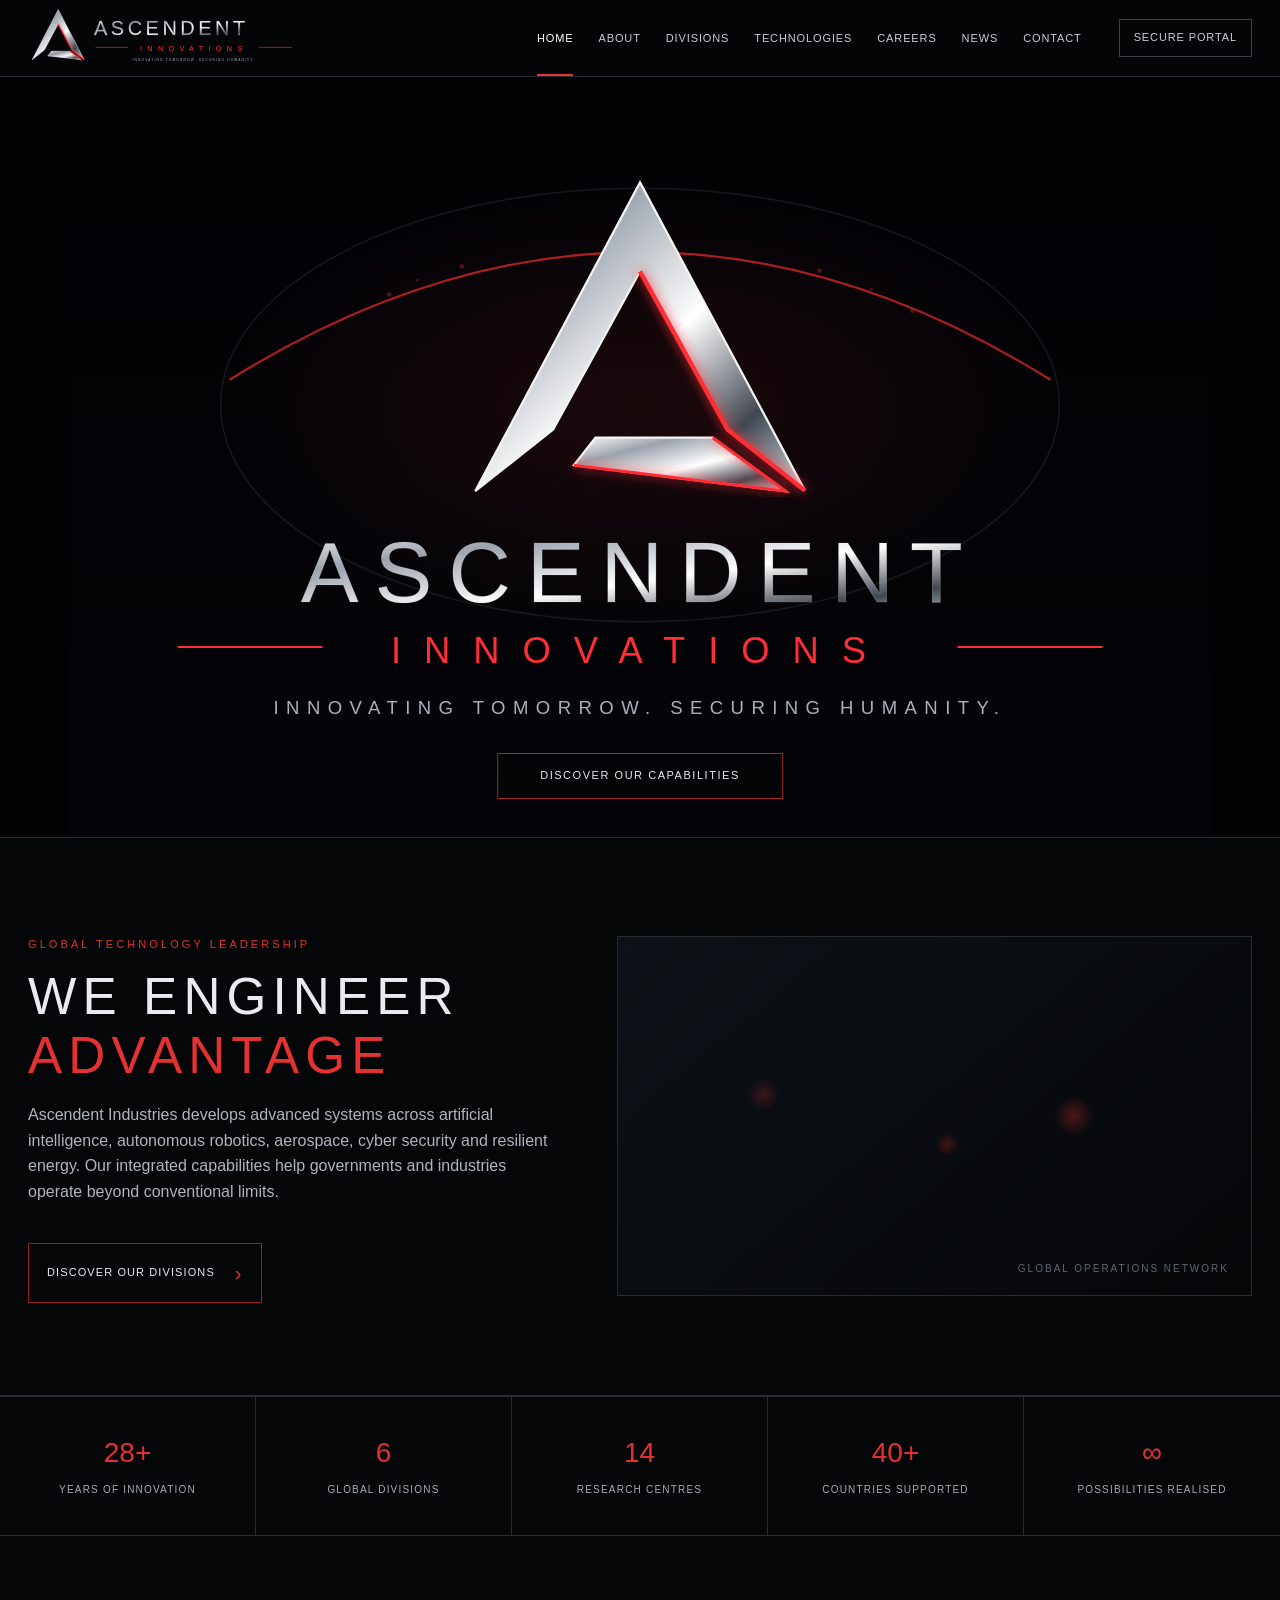
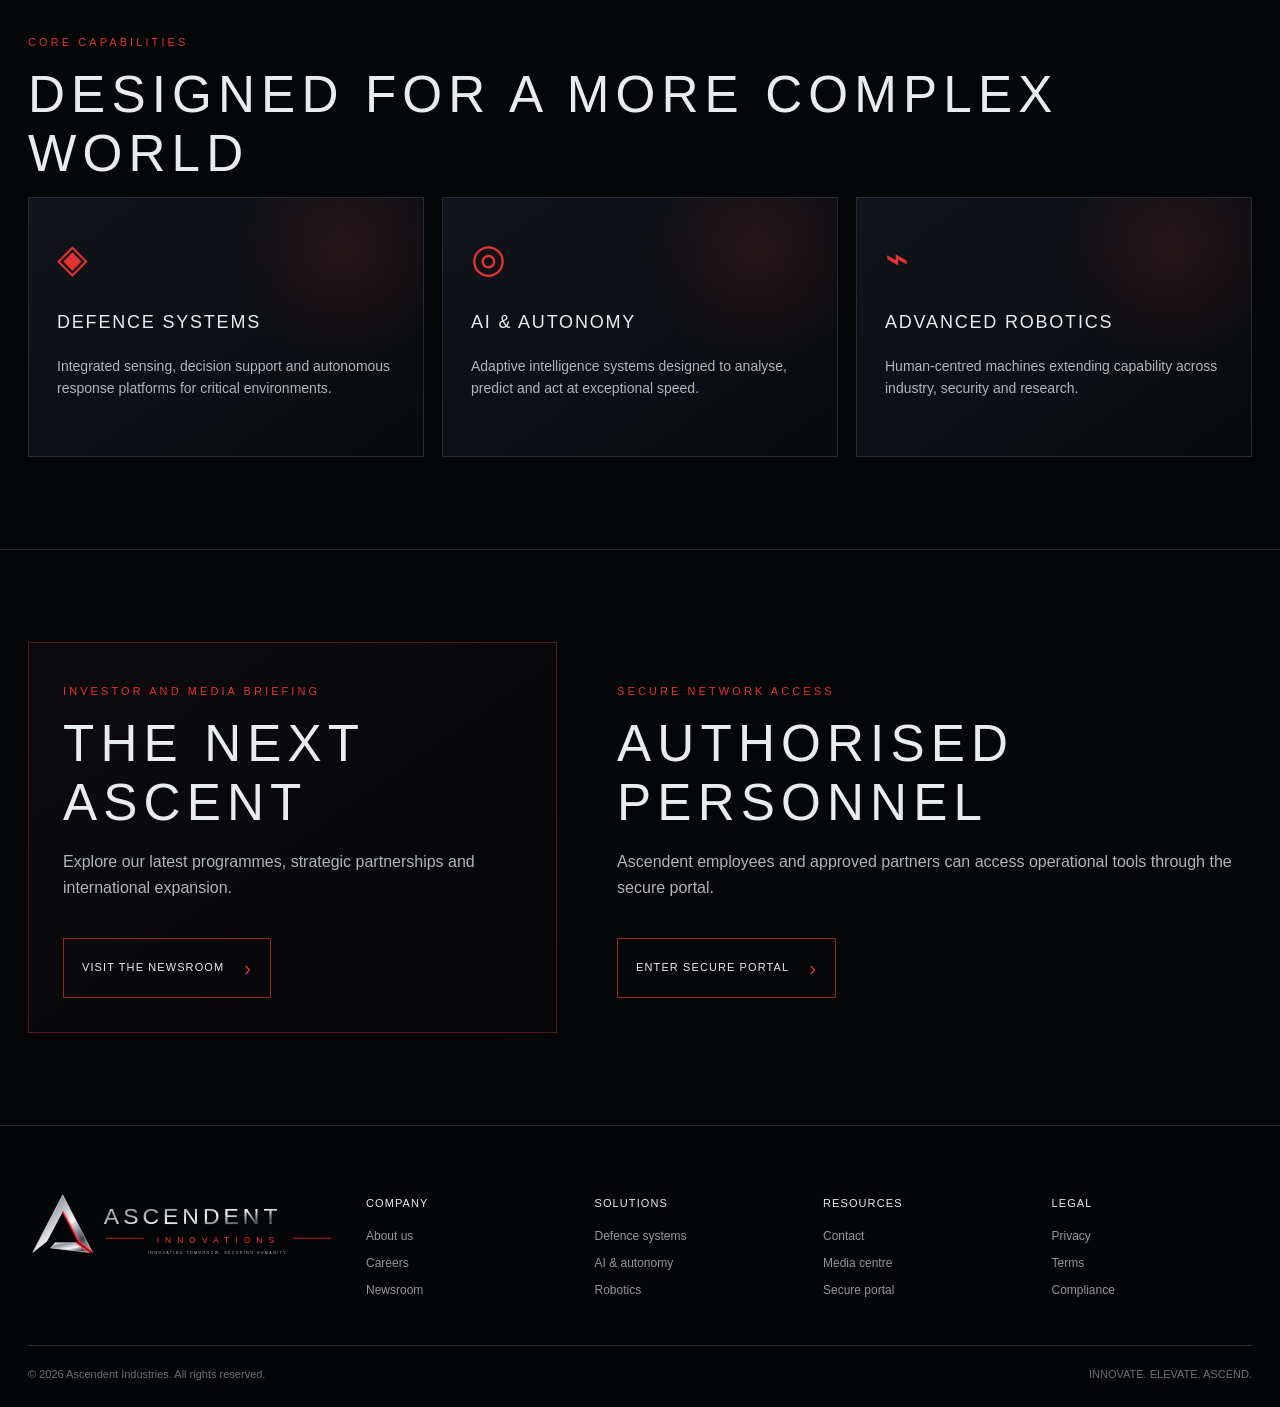
<file: index.html>
<!doctype html><html lang="en"><head><meta charset="utf-8"><meta name="viewport" content="width=device-width,initial-scale=1"><meta name="theme-color" content="#050608"><title>Ascendent Industries</title><link rel="stylesheet" href="site.css"></head><body><header class="site-header"><div class="nav-wrap"><a class="brand" href="index.html"><span class="brand-mark">A</span><span><strong>ASCENDENT</strong><small>INDUSTRIES</small></span></a><button class="menu-toggle" aria-label="Open menu">MENU</button><nav class="nav"><a class="active" href="index.html">HOME</a><a href="about.html">ABOUT</a><a href="divisions.html">DIVISIONS</a><a href="technologies.html">TECHNOLOGIES</a><a href="careers.html">CAREERS</a><a href="news.html">NEWS</a><a href="contact.html">CONTACT</a><a class="portal" href="classified.html">SECURE PORTAL</a></nav></div></header><main><section class="hero"><div class="hero-grid"></div><div class="hero-content"><div class="hero-logo"></div><h1>ASCENDENT</h1><div class="subbrand">INDUSTRIES</div><p class="tagline">INNOVATING TOMORROW. SECURING HUMANITY.</p></div></section><section class="section"><div class="container split"><div><span class="eyebrow">Global technology leadership</span><h2>WE ENGINEER <span style="color:var(--red)">ADVANTAGE</span></h2><p>Ascendent Industries develops advanced systems across artificial intelligence, autonomous robotics, aerospace, cyber security and resilient energy. Our integrated capabilities help governments and industries operate beyond conventional limits.</p><a class="button" href="divisions.html">Discover our divisions</a></div><div class="world-map"></div></div></section><section class="stats"><div class="stat"><b>28+</b><span>YEARS OF INNOVATION</span></div><div class="stat"><b>6</b><span>GLOBAL DIVISIONS</span></div><div class="stat"><b>14</b><span>RESEARCH CENTRES</span></div><div class="stat"><b>40+</b><span>COUNTRIES SUPPORTED</span></div><div class="stat"><b>∞</b><span>POSSIBILITIES REALISED</span></div></section><section class="section"><div class="container"><span class="eyebrow">Core capabilities</span><h2>DESIGNED FOR A MORE COMPLEX WORLD</h2><div class="cards"><article class="card"><div class="card-icon">◈</div><h3>DEFENCE SYSTEMS</h3><p>Integrated sensing, decision support and autonomous response platforms for critical environments.</p></article><article class="card"><div class="card-icon">◎</div><h3>AI & AUTONOMY</h3><p>Adaptive intelligence systems designed to analyse, predict and act at exceptional speed.</p></article><article class="card"><div class="card-icon">⌁</div><h3>ADVANCED ROBOTICS</h3><p>Human-centred machines extending capability across industry, security and research.</p></article></div></div></section><section class="section"><div class="container split"><div class="reveal"><span class="eyebrow">Investor and media briefing</span><h2>THE NEXT ASCENT</h2><p>Explore our latest programmes, strategic partnerships and international expansion.</p><a class="button" href="news.html">Visit the newsroom</a></div><div><span class="eyebrow">Secure network access</span><h2>AUTHORISED PERSONNEL</h2><p>Ascendent employees and approved partners can access operational tools through the secure portal.</p><a class="button" href="classified.html">Enter secure portal</a></div></div></section></main><footer class="site-footer"><div class="footer-grid"><div><a class="brand" href="index.html"><span class="brand-mark">A</span><span><strong>ASCENDENT</strong><small>INDUSTRIES</small></span></a></div><div><h4>COMPANY</h4><a href="about.html">About us</a><a href="careers.html">Careers</a><a href="news.html">Newsroom</a></div><div><h4>SOLUTIONS</h4><a href="divisions.html">Defence systems</a><a href="technologies.html">AI & autonomy</a><a href="technologies.html">Robotics</a></div><div><h4>RESOURCES</h4><a href="contact.html">Contact</a><a href="news.html">Media centre</a><a class="classified-link" href="classified.html">Secure portal</a></div><div><h4>LEGAL</h4><a href="#">Privacy</a><a href="#">Terms</a><a href="#">Compliance</a></div></div><div class="copyright"><span>© <span data-year></span> Ascendent Industries. All rights reserved.</span><span>INNOVATE. ELEVATE. ASCEND.</span></div></footer><script src="site.js"></script></body></html>
</file>
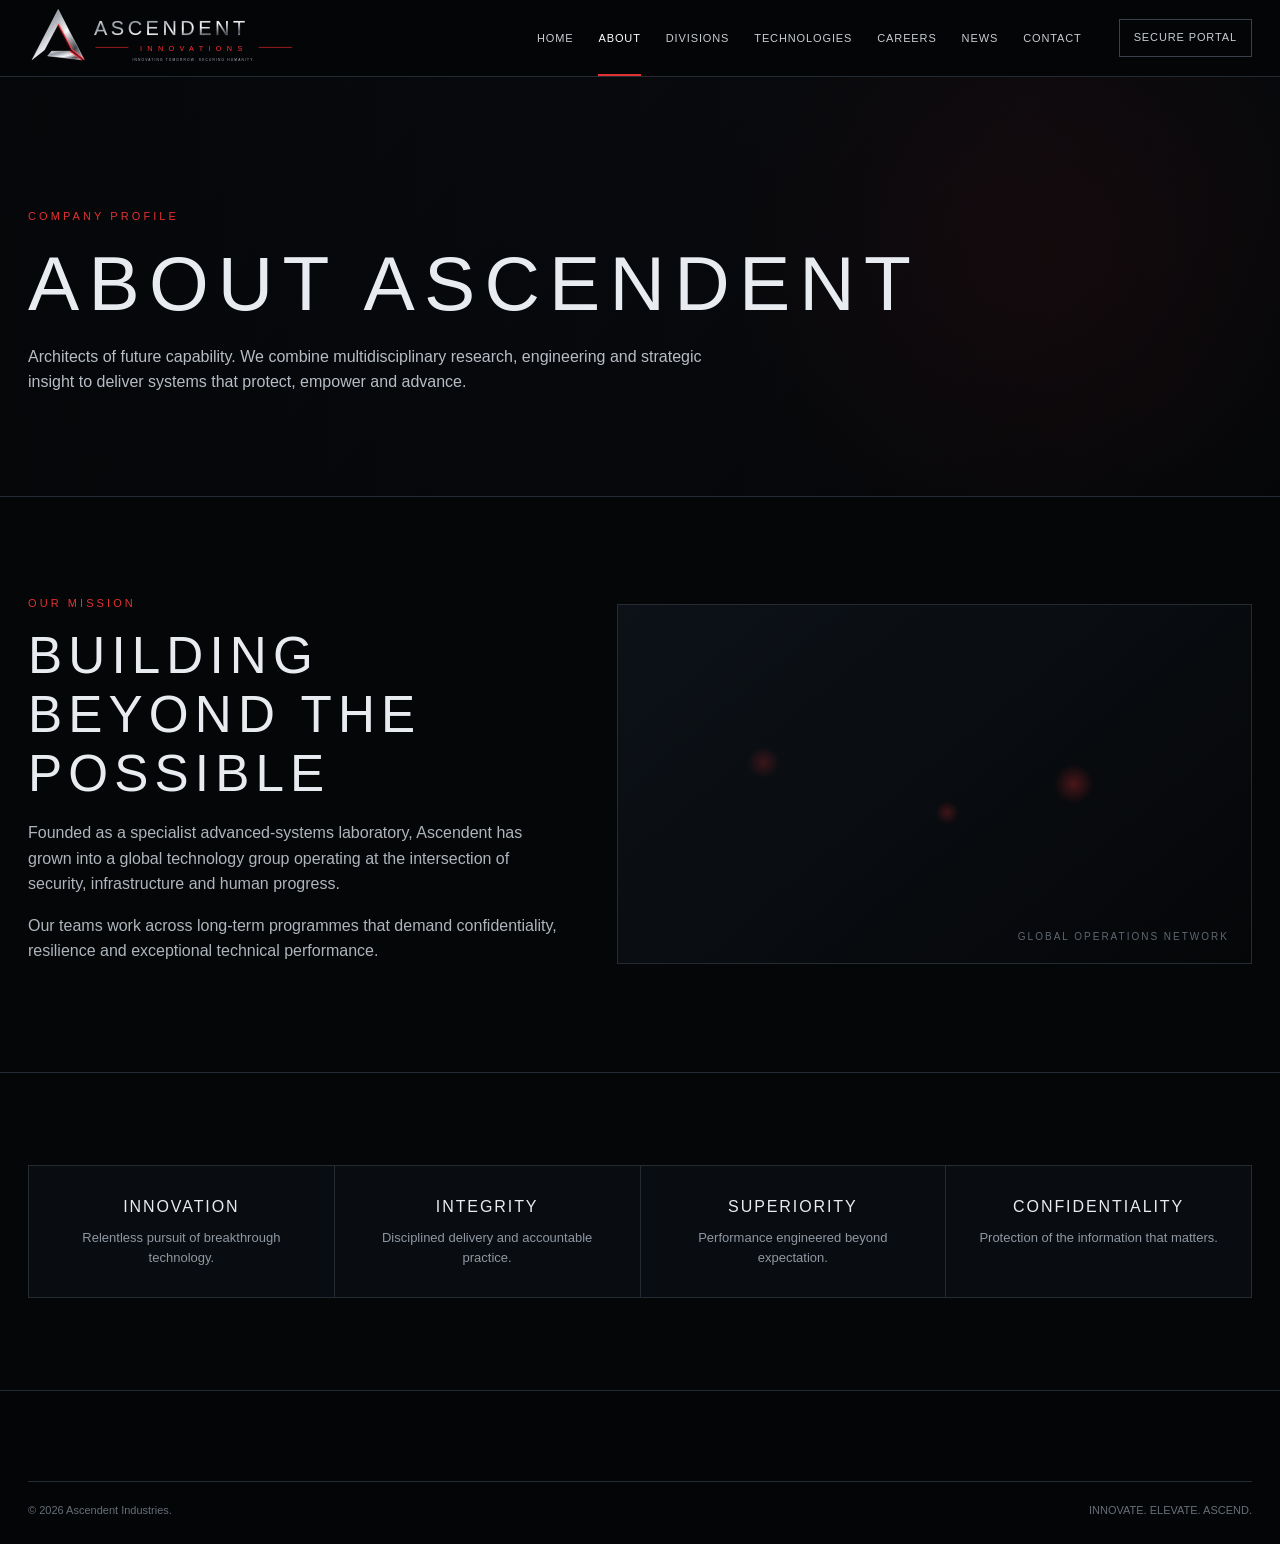
<file: about.html>
<!doctype html><html lang="en"><head><meta charset="utf-8"><meta name="viewport" content="width=device-width,initial-scale=1"><title>About | Ascendent Industries</title><link rel="stylesheet" href="site.css"></head><body><header class="site-header"><div class="nav-wrap"><a class="brand" href="index.html"><span class="brand-mark">A</span><span><strong>ASCENDENT</strong><small>INDUSTRIES</small></span></a><button class="menu-toggle">MENU</button><nav class="nav"><a href="index.html">HOME</a><a class="active" href="about.html">ABOUT</a><a href="divisions.html">DIVISIONS</a><a href="technologies.html">TECHNOLOGIES</a><a href="careers.html">CAREERS</a><a href="news.html">NEWS</a><a href="contact.html">CONTACT</a><a class="portal" href="classified.html">SECURE PORTAL</a></nav></div></header><main><section class="page-hero"><div class="container"><span class="eyebrow">Company profile</span><h1>ABOUT ASCENDENT</h1><p>Architects of future capability. We combine multidisciplinary research, engineering and strategic insight to deliver systems that protect, empower and advance.</p></div></section><section class="section"><div class="container split"><div><span class="eyebrow">Our mission</span><h2>BUILDING BEYOND THE POSSIBLE</h2><p>Founded as a specialist advanced-systems laboratory, Ascendent has grown into a global technology group operating at the intersection of security, infrastructure and human progress.</p><p>Our teams work across long-term programmes that demand confidentiality, resilience and exceptional technical performance.</p></div><div class="world-map"></div></div></section><section class="section"><div class="container"><div class="values"><div class="value"><b>INNOVATION</b><span>Relentless pursuit of breakthrough technology.</span></div><div class="value"><b>INTEGRITY</b><span>Disciplined delivery and accountable practice.</span></div><div class="value"><b>SUPERIORITY</b><span>Performance engineered beyond expectation.</span></div><div class="value"><b>CONFIDENTIALITY</b><span>Protection of the information that matters.</span></div></div></div></section></main><footer class="site-footer"><div class="copyright"><span>© <span data-year></span> Ascendent Industries.</span><span>INNOVATE. ELEVATE. ASCEND.</span></div></footer><script src="site.js"></script></body></html>
</file>
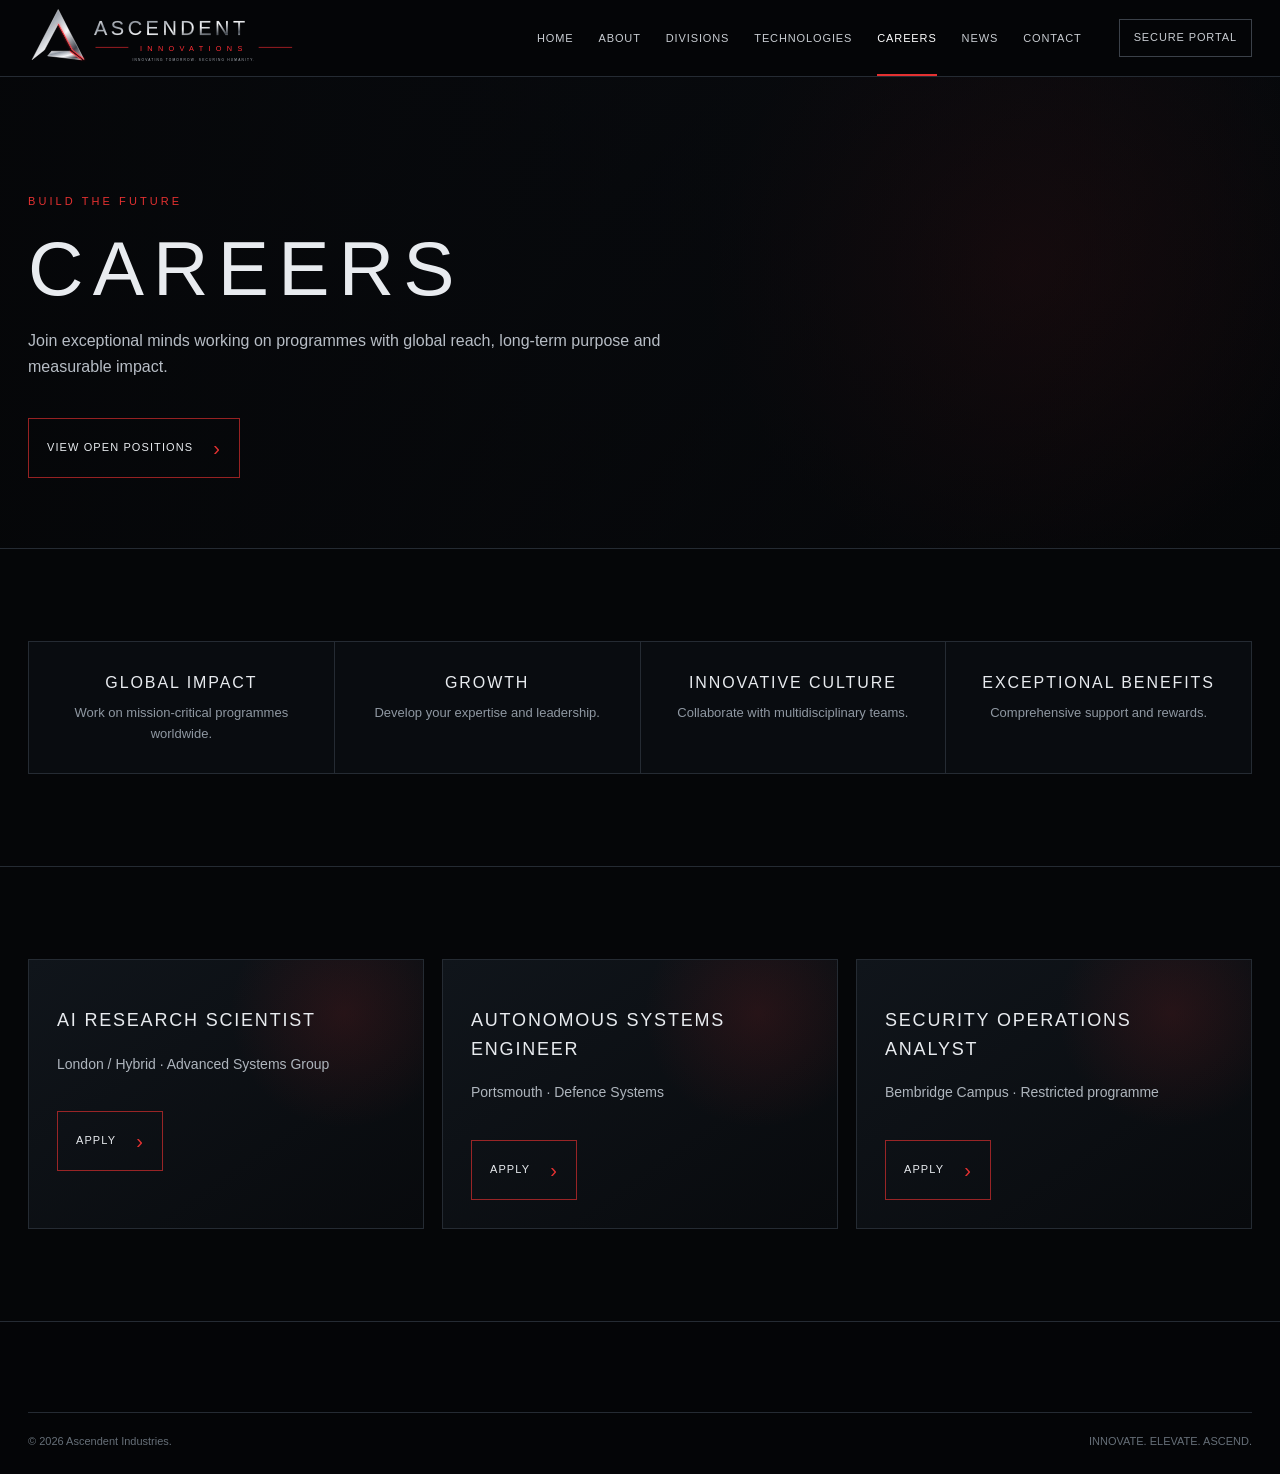
<file: careers.html>
<!doctype html><html lang="en"><head><meta charset="utf-8"><meta name="viewport" content="width=device-width,initial-scale=1"><title>Careers | Ascendent Industries</title><link rel="stylesheet" href="site.css"></head><body><header class="site-header"><div class="nav-wrap"><a class="brand" href="index.html"><span class="brand-mark">A</span><span><strong>ASCENDENT</strong><small>INDUSTRIES</small></span></a><button class="menu-toggle">MENU</button><nav class="nav"><a href="index.html">HOME</a><a href="about.html">ABOUT</a><a href="divisions.html">DIVISIONS</a><a href="technologies.html">TECHNOLOGIES</a><a class="active" href="careers.html">CAREERS</a><a href="news.html">NEWS</a><a href="contact.html">CONTACT</a><a class="portal" href="classified.html">SECURE PORTAL</a></nav></div></header><main><section class="page-hero"><div class="container"><span class="eyebrow">Build the future</span><h1>CAREERS</h1><p>Join exceptional minds working on programmes with global reach, long-term purpose and measurable impact.</p><a class="button" href="#roles">View open positions</a></div></section><section class="section" id="roles"><div class="container"><div class="values"><div class="value"><b>GLOBAL IMPACT</b><span>Work on mission-critical programmes worldwide.</span></div><div class="value"><b>GROWTH</b><span>Develop your expertise and leadership.</span></div><div class="value"><b>INNOVATIVE CULTURE</b><span>Collaborate with multidisciplinary teams.</span></div><div class="value"><b>EXCEPTIONAL BENEFITS</b><span>Comprehensive support and rewards.</span></div></div></div></section><section class="section"><div class="container cards"><article class="card"><h3>AI RESEARCH SCIENTIST</h3><p>London / Hybrid · Advanced Systems Group</p><a class="button" href="contact.html">Apply</a></article><article class="card"><h3>AUTONOMOUS SYSTEMS ENGINEER</h3><p>Portsmouth · Defence Systems</p><a class="button" href="contact.html">Apply</a></article><article class="card"><h3>SECURITY OPERATIONS ANALYST</h3><p>Bembridge Campus · Restricted programme</p><a class="button" href="contact.html">Apply</a></article></div></section></main><footer class="site-footer"><div class="copyright"><span>© <span data-year></span> Ascendent Industries.</span><span>INNOVATE. ELEVATE. ASCEND.</span></div></footer><script src="site.js"></script></body></html>
</file>
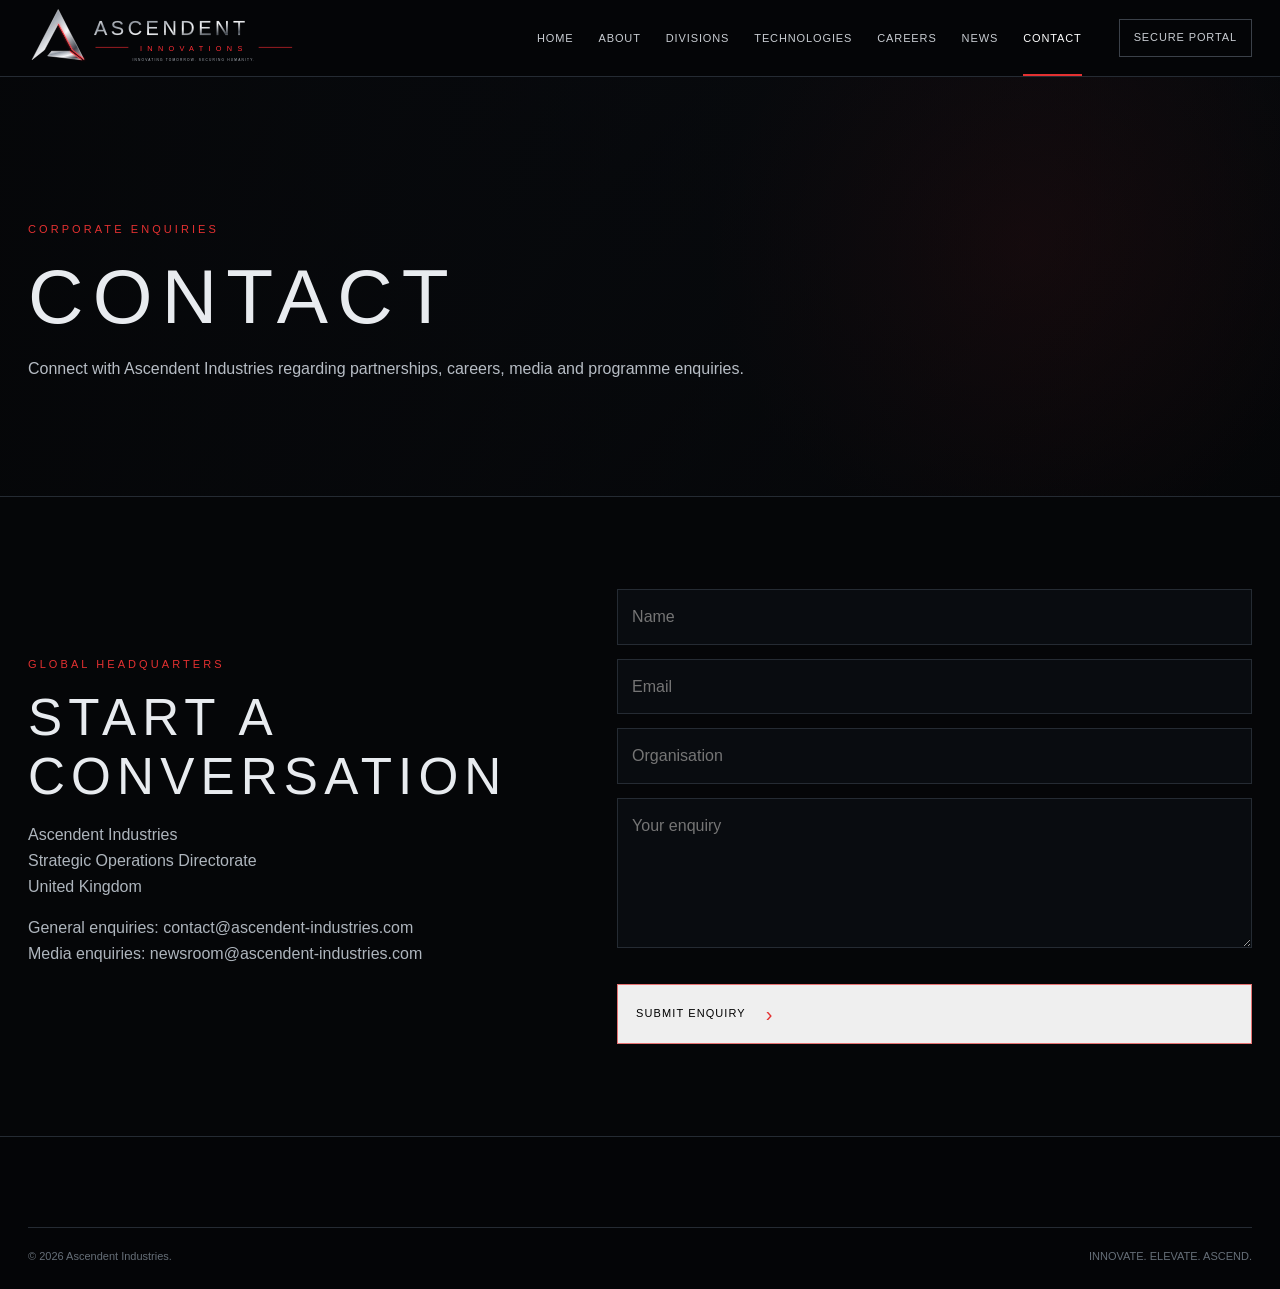
<file: contact.html>
<!doctype html><html lang="en"><head><meta charset="utf-8"><meta name="viewport" content="width=device-width,initial-scale=1"><title>Contact | Ascendent Industries</title><link rel="stylesheet" href="site.css"></head><body><header class="site-header"><div class="nav-wrap"><a class="brand" href="index.html"><span class="brand-mark">A</span><span><strong>ASCENDENT</strong><small>INDUSTRIES</small></span></a><button class="menu-toggle">MENU</button><nav class="nav"><a href="index.html">HOME</a><a href="about.html">ABOUT</a><a href="divisions.html">DIVISIONS</a><a href="technologies.html">TECHNOLOGIES</a><a href="careers.html">CAREERS</a><a href="news.html">NEWS</a><a class="active" href="contact.html">CONTACT</a><a class="portal" href="classified.html">SECURE PORTAL</a></nav></div></header><main><section class="page-hero"><div class="container"><span class="eyebrow">Corporate enquiries</span><h1>CONTACT</h1><p>Connect with Ascendent Industries regarding partnerships, careers, media and programme enquiries.</p></div></section><section class="section"><div class="container split"><div><span class="eyebrow">Global headquarters</span><h2>START A CONVERSATION</h2><p>Ascendent Industries<br>Strategic Operations Directorate<br>United Kingdom</p><p>General enquiries: contact@ascendent-industries.com<br>Media enquiries: newsroom@ascendent-industries.com</p></div><form class="form"><input type="text" placeholder="Name"><input type="email" placeholder="Email"><input type="text" placeholder="Organisation"><textarea placeholder="Your enquiry"></textarea><button class="button" type="button">Submit enquiry</button></form></div></section></main><footer class="site-footer"><div class="copyright"><span>© <span data-year></span> Ascendent Industries.</span><span>INNOVATE. ELEVATE. ASCEND.</span></div></footer><script src="site.js"></script></body></html>
</file>
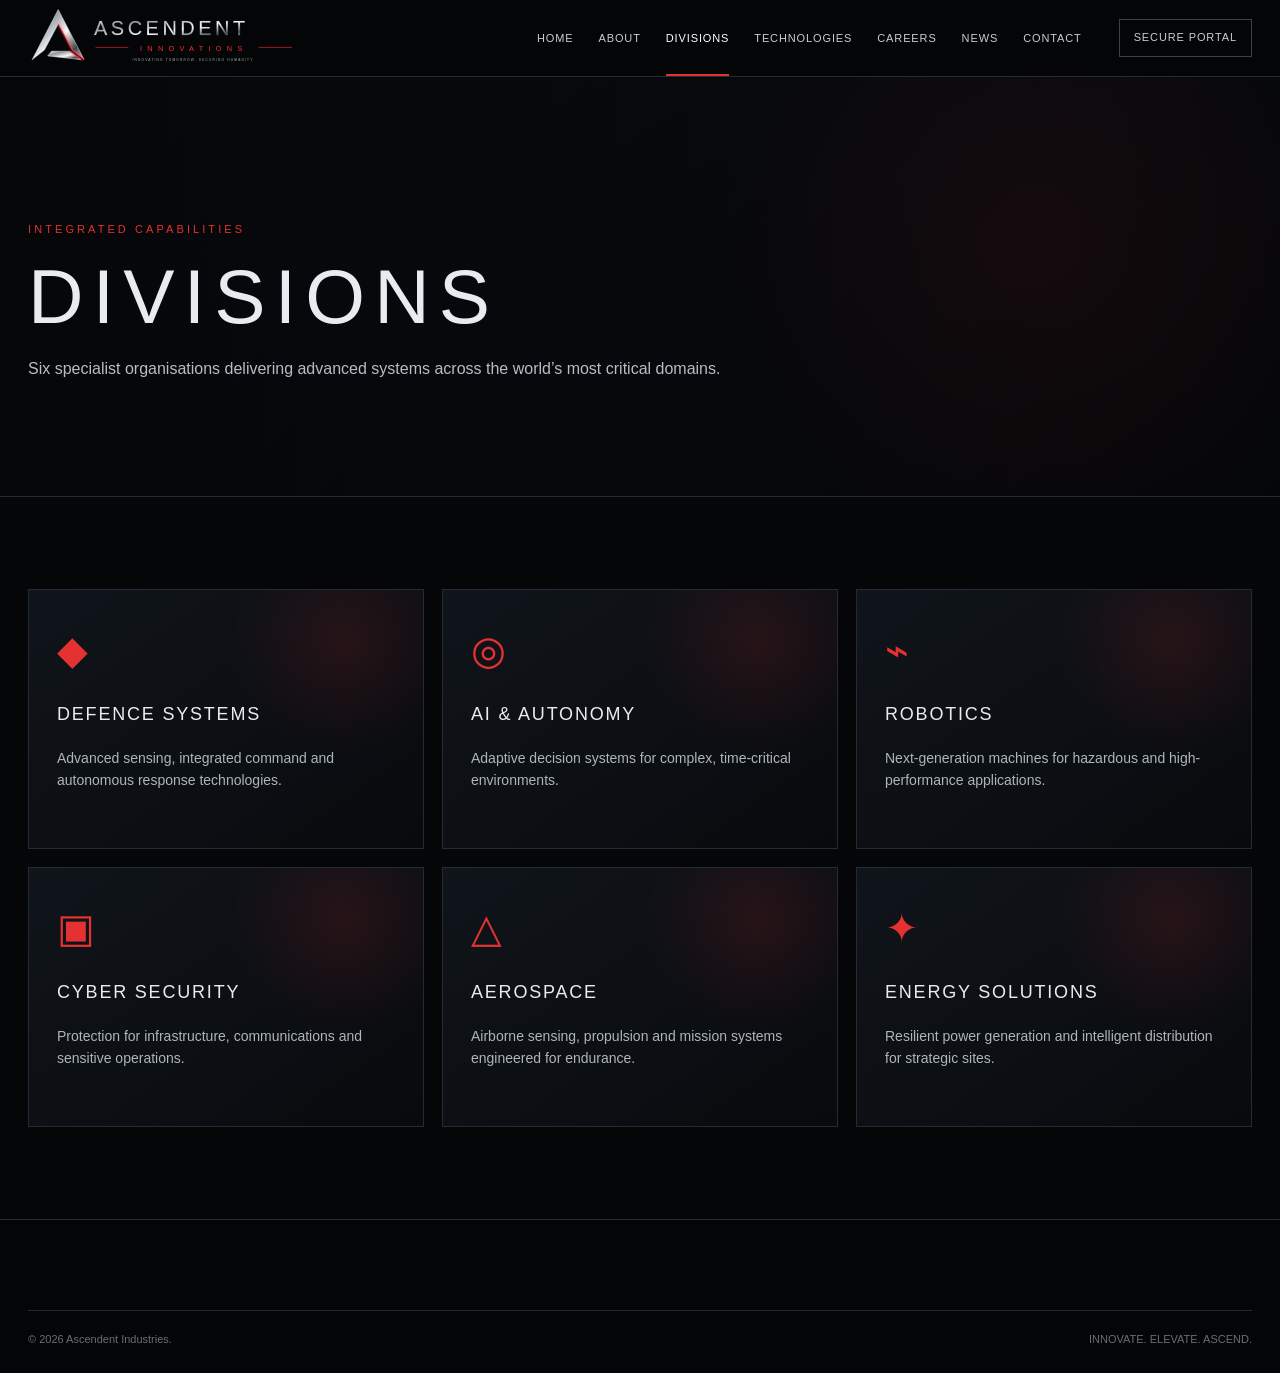
<file: divisions.html>
<!doctype html><html lang="en"><head><meta charset="utf-8"><meta name="viewport" content="width=device-width,initial-scale=1"><title>Divisions | Ascendent Industries</title><link rel="stylesheet" href="site.css"></head><body><header class="site-header"><div class="nav-wrap"><a class="brand" href="index.html"><span class="brand-mark">A</span><span><strong>ASCENDENT</strong><small>INDUSTRIES</small></span></a><button class="menu-toggle">MENU</button><nav class="nav"><a href="index.html">HOME</a><a href="about.html">ABOUT</a><a class="active" href="divisions.html">DIVISIONS</a><a href="technologies.html">TECHNOLOGIES</a><a href="careers.html">CAREERS</a><a href="news.html">NEWS</a><a href="contact.html">CONTACT</a><a class="portal" href="classified.html">SECURE PORTAL</a></nav></div></header><main><section class="page-hero"><div class="container"><span class="eyebrow">Integrated capabilities</span><h1>DIVISIONS</h1><p>Six specialist organisations delivering advanced systems across the world’s most critical domains.</p></div></section><section class="section"><div class="container cards"><article class="card"><div class="card-icon">◆</div><h3>DEFENCE SYSTEMS</h3><p>Advanced sensing, integrated command and autonomous response technologies.</p></article><article class="card"><div class="card-icon">◎</div><h3>AI & AUTONOMY</h3><p>Adaptive decision systems for complex, time-critical environments.</p></article><article class="card"><div class="card-icon">⌁</div><h3>ROBOTICS</h3><p>Next-generation machines for hazardous and high-performance applications.</p></article><article class="card"><div class="card-icon">▣</div><h3>CYBER SECURITY</h3><p>Protection for infrastructure, communications and sensitive operations.</p></article><article class="card"><div class="card-icon">△</div><h3>AEROSPACE</h3><p>Airborne sensing, propulsion and mission systems engineered for endurance.</p></article><article class="card"><div class="card-icon">✦</div><h3>ENERGY SOLUTIONS</h3><p>Resilient power generation and intelligent distribution for strategic sites.</p></article></div></section></main><footer class="site-footer"><div class="copyright"><span>© <span data-year></span> Ascendent Industries.</span><span>INNOVATE. ELEVATE. ASCEND.</span></div></footer><script src="site.js"></script></body></html>
</file>
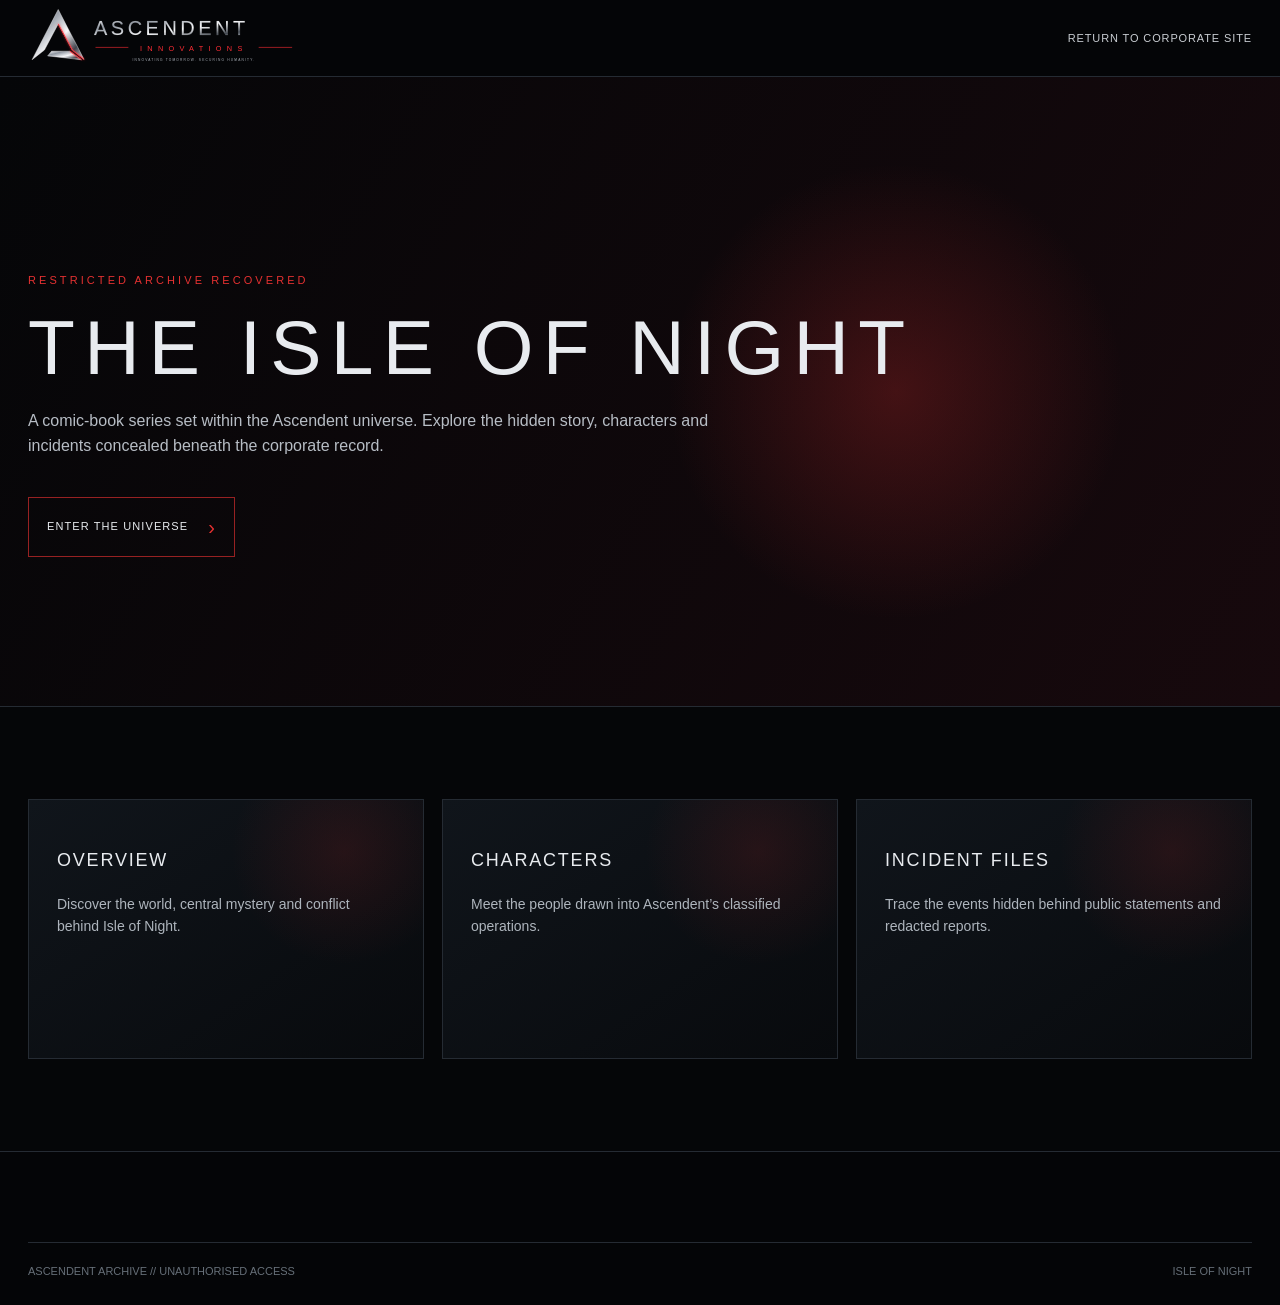
<file: isle-of-night.html>
<!doctype html><html lang="en"><head><meta charset="utf-8"><meta name="viewport" content="width=device-width,initial-scale=1"><title>Isle of Night</title><link rel="stylesheet" href="site.css"></head><body><header class="site-header"><div class="nav-wrap"><a class="brand" href="index.html"><span class="brand-mark">A</span><span><strong>ASCENDENT</strong><small>INDUSTRIES</small></span></a><nav class="nav"><a href="index.html">RETURN TO CORPORATE SITE</a></nav></div></header><main><section class="page-hero" style="min-height:70vh;background:radial-gradient(circle at 70% 50%,rgba(228,49,49,.24),transparent 24%),linear-gradient(120deg,#050608,#17090d)"><div class="container"><span class="eyebrow">Restricted archive recovered</span><h1>THE ISLE OF NIGHT</h1><p>A comic-book series set within the Ascendent universe. Explore the hidden story, characters and incidents concealed beneath the corporate record.</p><a class="button" href="#archive">Enter the universe</a></div></section><section class="section" id="archive"><div class="container cards"><article class="card"><h3>OVERVIEW</h3><p>Discover the world, central mystery and conflict behind Isle of Night.</p></article><article class="card"><h3>CHARACTERS</h3><p>Meet the people drawn into Ascendent’s classified operations.</p></article><article class="card"><h3>INCIDENT FILES</h3><p>Trace the events hidden behind public statements and redacted reports.</p></article></div></section></main><footer class="site-footer"><div class="copyright"><span>ASCENDENT ARCHIVE // UNAUTHORISED ACCESS</span><span>ISLE OF NIGHT</span></div></footer><script src="site.js"></script></body></html>
</file>
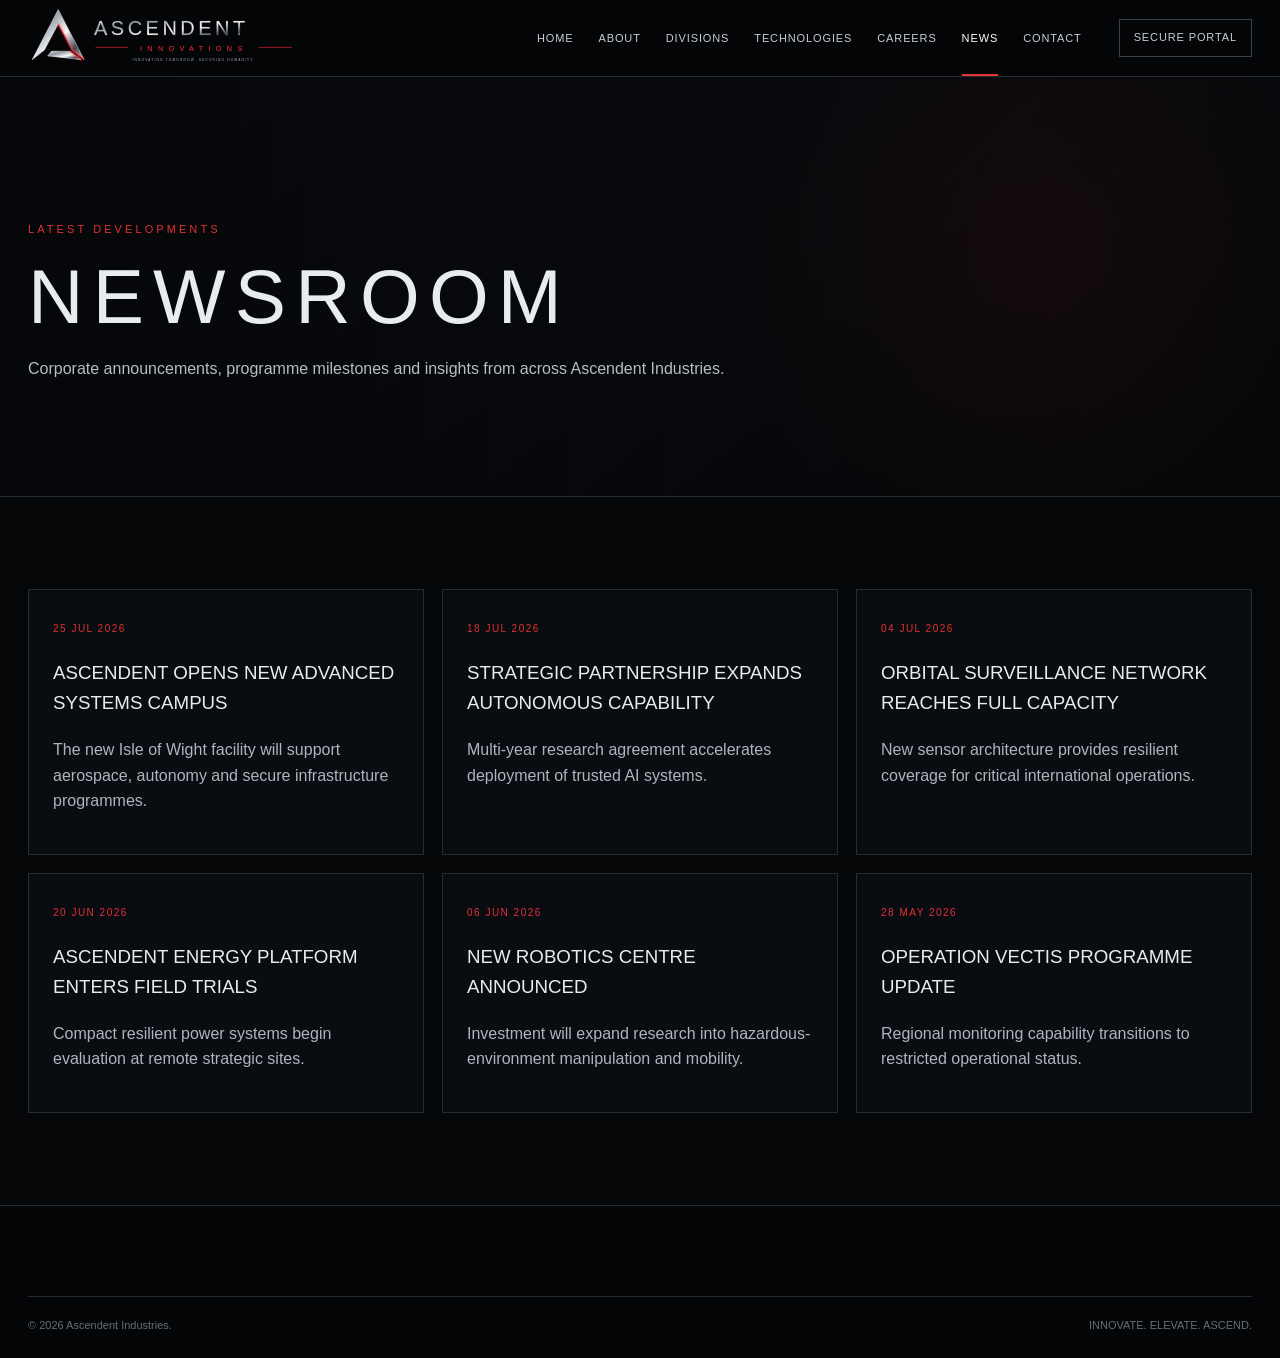
<file: news.html>
<!doctype html><html lang="en"><head><meta charset="utf-8"><meta name="viewport" content="width=device-width,initial-scale=1"><title>Newsroom | Ascendent Industries</title><link rel="stylesheet" href="site.css"></head><body><header class="site-header"><div class="nav-wrap"><a class="brand" href="index.html"><span class="brand-mark">A</span><span><strong>ASCENDENT</strong><small>INDUSTRIES</small></span></a><button class="menu-toggle">MENU</button><nav class="nav"><a href="index.html">HOME</a><a href="about.html">ABOUT</a><a href="divisions.html">DIVISIONS</a><a href="technologies.html">TECHNOLOGIES</a><a href="careers.html">CAREERS</a><a class="active" href="news.html">NEWS</a><a href="contact.html">CONTACT</a><a class="portal" href="classified.html">SECURE PORTAL</a></nav></div></header><main><section class="page-hero"><div class="container"><span class="eyebrow">Latest developments</span><h1>NEWSROOM</h1><p>Corporate announcements, programme milestones and insights from across Ascendent Industries.</p></div></section><section class="section"><div class="container news-grid"><article class="news-card"><time>25 JUL 2026</time><h3>ASCENDENT OPENS NEW ADVANCED SYSTEMS CAMPUS</h3><p>The new Isle of Wight facility will support aerospace, autonomy and secure infrastructure programmes.</p></article><article class="news-card"><time>18 JUL 2026</time><h3>STRATEGIC PARTNERSHIP EXPANDS AUTONOMOUS CAPABILITY</h3><p>Multi-year research agreement accelerates deployment of trusted AI systems.</p></article><article class="news-card"><time>04 JUL 2026</time><h3>ORBITAL SURVEILLANCE NETWORK REACHES FULL CAPACITY</h3><p>New sensor architecture provides resilient coverage for critical international operations.</p></article><article class="news-card"><time>20 JUN 2026</time><h3>ASCENDENT ENERGY PLATFORM ENTERS FIELD TRIALS</h3><p>Compact resilient power systems begin evaluation at remote strategic sites.</p></article><article class="news-card"><time>06 JUN 2026</time><h3>NEW ROBOTICS CENTRE ANNOUNCED</h3><p>Investment will expand research into hazardous-environment manipulation and mobility.</p></article><article class="news-card"><time>28 MAY 2026</time><h3>OPERATION VECTIS PROGRAMME UPDATE</h3><p>Regional monitoring capability transitions to restricted operational status.</p></article></div></section></main><footer class="site-footer"><div class="copyright"><span>© <span data-year></span> Ascendent Industries.</span><span>INNOVATE. ELEVATE. ASCEND.</span></div></footer><script src="site.js"></script></body></html>
</file>
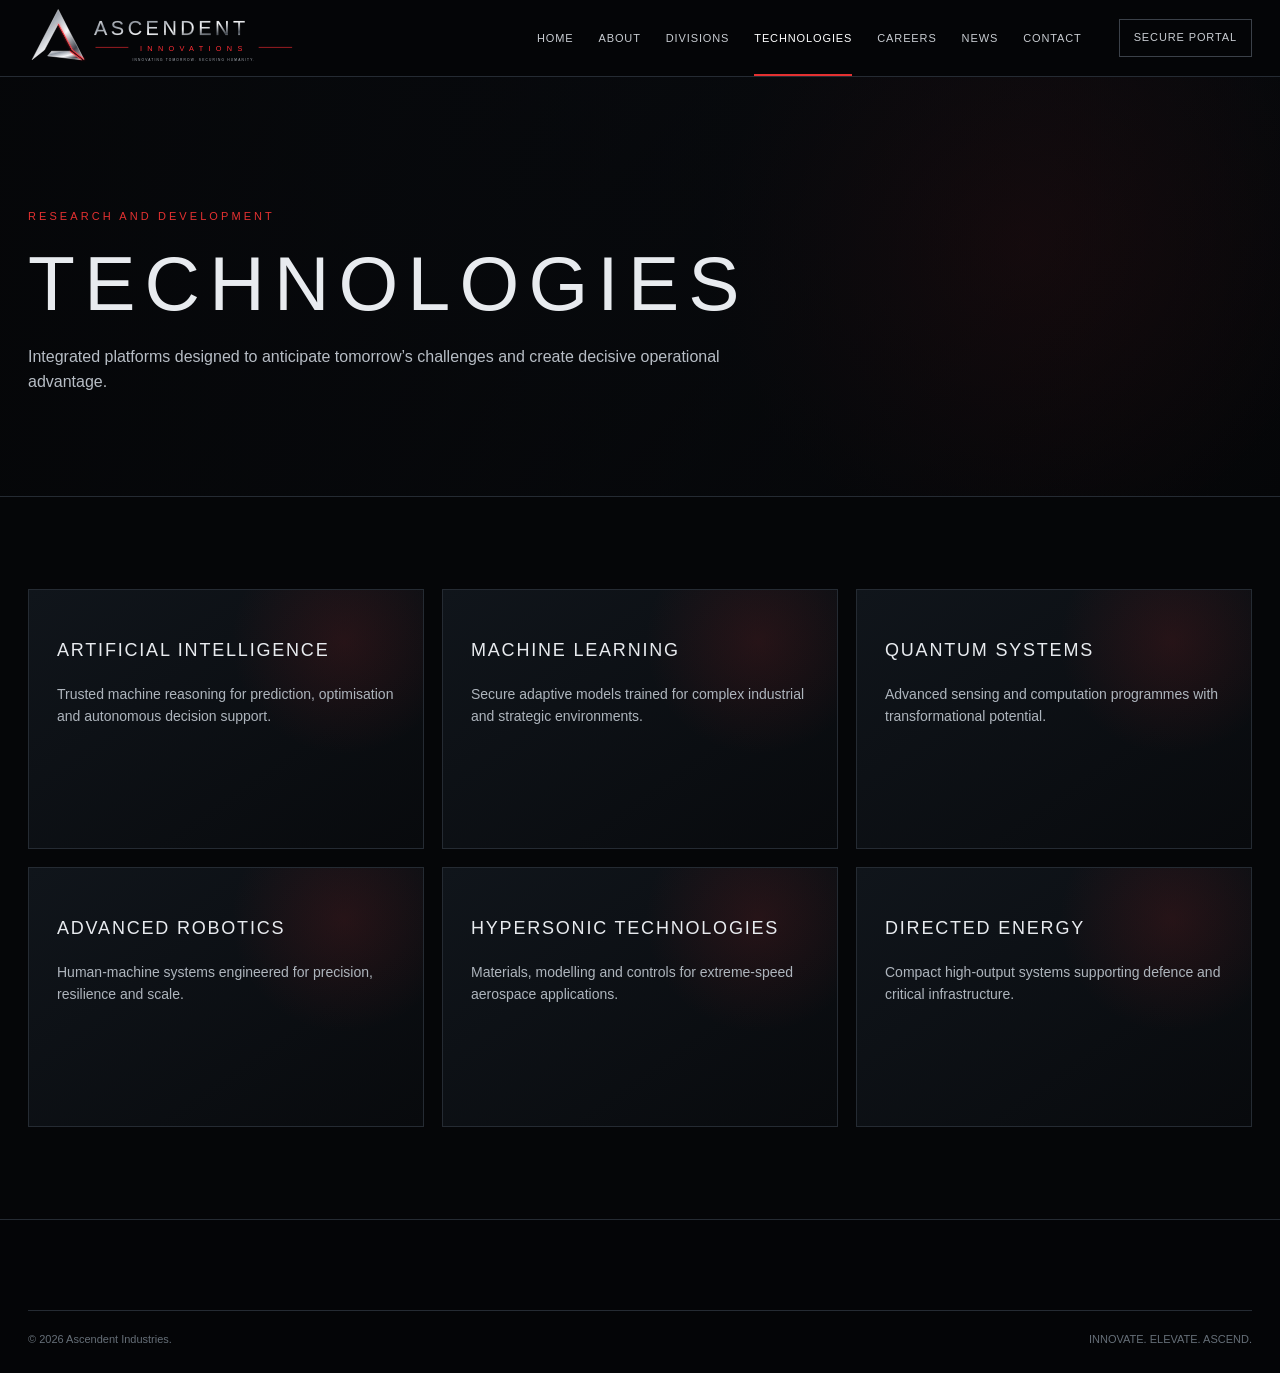
<file: technologies.html>
<!doctype html><html lang="en"><head><meta charset="utf-8"><meta name="viewport" content="width=device-width,initial-scale=1"><title>Technologies | Ascendent Industries</title><link rel="stylesheet" href="site.css"></head><body><header class="site-header"><div class="nav-wrap"><a class="brand" href="index.html"><span class="brand-mark">A</span><span><strong>ASCENDENT</strong><small>INDUSTRIES</small></span></a><button class="menu-toggle">MENU</button><nav class="nav"><a href="index.html">HOME</a><a href="about.html">ABOUT</a><a href="divisions.html">DIVISIONS</a><a class="active" href="technologies.html">TECHNOLOGIES</a><a href="careers.html">CAREERS</a><a href="news.html">NEWS</a><a href="contact.html">CONTACT</a><a class="portal" href="classified.html">SECURE PORTAL</a></nav></div></header><main><section class="page-hero"><div class="container"><span class="eyebrow">Research and development</span><h1>TECHNOLOGIES</h1><p>Integrated platforms designed to anticipate tomorrow’s challenges and create decisive operational advantage.</p></div></section><section class="section"><div class="container"><div class="cards"><article class="card"><h3>ARTIFICIAL INTELLIGENCE</h3><p>Trusted machine reasoning for prediction, optimisation and autonomous decision support.</p></article><article class="card"><h3>MACHINE LEARNING</h3><p>Secure adaptive models trained for complex industrial and strategic environments.</p></article><article class="card"><h3>QUANTUM SYSTEMS</h3><p>Advanced sensing and computation programmes with transformational potential.</p></article><article class="card"><h3>ADVANCED ROBOTICS</h3><p>Human-machine systems engineered for precision, resilience and scale.</p></article><article class="card"><h3>HYPERSONIC TECHNOLOGIES</h3><p>Materials, modelling and controls for extreme-speed aerospace applications.</p></article><article class="card"><h3>DIRECTED ENERGY</h3><p>Compact high-output systems supporting defence and critical infrastructure.</p></article></div></div></section></main><footer class="site-footer"><div class="copyright"><span>© <span data-year></span> Ascendent Industries.</span><span>INNOVATE. ELEVATE. ASCEND.</span></div></footer><script src="site.js"></script></body></html>
</file>
<file: site.css>
:root{--bg:#050608;--panel:#0b0e12;--panel2:#10141a;--line:#252b33;--text:#e8ebef;--muted:#89919b;--red:#e43131;--green:#49c870;--max:1440px}*{box-sizing:border-box}html{scroll-behavior:smooth}body{margin:0;background:var(--bg);color:var(--text);font-family:Arial,Helvetica,sans-serif;line-height:1.6}a{color:inherit;text-decoration:none}button,input,textarea{font:inherit}.site-header{position:sticky;top:0;z-index:30;background:rgba(5,6,8,.95);backdrop-filter:blur(12px);border-bottom:1px solid var(--line)}.nav-wrap{max-width:var(--max);margin:auto;min-height:76px;padding:0 28px;display:flex;align-items:center;gap:34px}.brand{display:flex;align-items:center;gap:13px;min-width:250px}.brand-mark{width:46px;height:46px;display:grid;place-items:center;font-size:34px;font-weight:200;clip-path:polygon(50% 0,100% 100%,66% 78%,50% 45%,32% 80%,0 100%);background:linear-gradient(145deg,#f6f6f6,#777 54%,#151515 55%);color:transparent;filter:drop-shadow(0 0 5px rgba(228,49,49,.4))}.brand strong{display:block;font-size:18px;font-weight:400;letter-spacing:.28em}.brand small{display:block;color:var(--red);font-size:9px;letter-spacing:.5em;margin-top:1px}.nav{display:flex;align-items:center;gap:25px;margin-left:auto}.nav a{font-size:11px;letter-spacing:.08em;color:#c9cdd2;padding:30px 0 26px;border-bottom:2px solid transparent}.nav a:hover,.nav a.active{color:#fff;border-color:var(--red)}.portal{border:1px solid #3b4149!important;padding:9px 14px!important;margin-left:12px}.menu-toggle{display:none;margin-left:auto;background:none;border:1px solid var(--line);color:#fff;padding:8px 11px}.hero{min-height:720px;position:relative;display:grid;place-items:center;overflow:hidden;border-bottom:1px solid var(--line);background:radial-gradient(circle at 50% 38%,rgba(90,100,110,.18),transparent 30%),radial-gradient(circle at 50% 52%,rgba(228,49,49,.12),transparent 42%),#030406}.hero::before{content:"";position:absolute;width:min(1000px,95vw);aspect-ratio:2/1;border-radius:50% 50% 0 0;border-top:1px solid rgba(215,220,225,.18);background:radial-gradient(ellipse at 50% 100%,transparent 50%,rgba(25,31,38,.8) 51%,rgba(5,6,8,.2) 72%);opacity:.8}.hero-grid{position:absolute;inset:0;opacity:.2;background-image:linear-gradient(rgba(228,49,49,.08) 1px,transparent 1px),linear-gradient(90deg,rgba(228,49,49,.08) 1px,transparent 1px);background-size:48px 48px;mask-image:radial-gradient(circle,black,transparent 70%)}.hero-content{position:relative;text-align:center;padding:80px 24px 40px}.hero-logo{width:min(380px,60vw);margin:auto;aspect-ratio:1.3;position:relative}.hero-logo::before{content:"A";font-size:280px;line-height:1;font-weight:200;color:#d8dade;text-shadow:0 1px 0 #fff,8px 8px 18px #000,-6px 4px 0 rgba(228,49,49,.65)}.hero h1{margin:-36px 0 0;font-size:clamp(42px,7vw,96px);font-weight:300;letter-spacing:.24em}.hero .subbrand{color:var(--red);letter-spacing:.7em;font-size:clamp(12px,1.7vw,22px);margin-top:4px}.tagline{margin-top:28px;color:#b2b8c0;letter-spacing:.36em;font-size:13px}.section{padding:92px 28px;border-bottom:1px solid var(--line)}.container{max-width:var(--max);margin:auto}.split{display:grid;grid-template-columns:1fr 1.2fr;gap:60px;align-items:center}.eyebrow{color:var(--red);font-size:11px;letter-spacing:.28em;text-transform:uppercase}.section h2,.page-hero h1{font-weight:300;letter-spacing:.12em;line-height:1.15}.section h2{font-size:clamp(32px,4vw,58px);margin:.25em 0}.section p{color:#aeb5bd}.button{display:inline-flex;align-items:center;gap:20px;margin-top:22px;padding:13px 18px;border:1px solid rgba(228,49,49,.65);font-size:11px;letter-spacing:.1em;text-transform:uppercase}.button::after{content:"›";color:var(--red);font-size:20px}.world-map{min-height:360px;background:radial-gradient(circle at 72% 50%,rgba(228,49,49,.3),transparent 4%),radial-gradient(circle at 52% 58%,rgba(228,49,49,.25),transparent 3%),radial-gradient(circle at 23% 44%,rgba(228,49,49,.22),transparent 3%),linear-gradient(140deg,#0d1218,#050608);border:1px solid var(--line);position:relative;overflow:hidden}.world-map::after{content:"GLOBAL OPERATIONS NETWORK";position:absolute;right:22px;bottom:18px;color:#5f6872;font-size:10px;letter-spacing:.2em}.stats{display:grid;grid-template-columns:repeat(5,1fr);border-top:1px solid var(--line);border-bottom:1px solid var(--line)}.stat{text-align:center;padding:34px 16px;border-right:1px solid var(--line)}.stat:last-child{border-right:0}.stat b{display:block;color:var(--red);font-size:28px;font-weight:300}.stat span{font-size:10px;color:#a7adb5;letter-spacing:.12em}.page-hero{min-height:420px;padding:110px 28px 70px;display:grid;align-items:end;border-bottom:1px solid var(--line);background:linear-gradient(90deg,rgba(5,6,8,.96),rgba(5,6,8,.45)),radial-gradient(circle at 80% 40%,rgba(228,49,49,.14),transparent 30%),linear-gradient(135deg,#111720,#050608)}.page-hero .container{width:100%}.page-hero h1{font-size:clamp(38px,6vw,78px);margin:.15em 0}.page-hero p{max-width:720px;color:#b7bdc5}.cards{display:grid;grid-template-columns:repeat(3,1fr);gap:18px}.card{min-height:260px;padding:28px;border:1px solid var(--line);background:linear-gradient(145deg,#10151b,#080a0d);position:relative;overflow:hidden}.card::before{content:"";position:absolute;inset:0;background:radial-gradient(circle at 80% 20%,rgba(228,49,49,.12),transparent 30%)}.card>*{position:relative}.card h3{font-size:18px;font-weight:400;letter-spacing:.1em}.card p{font-size:14px}.card .card-icon{font-size:40px;color:var(--red)}.values{display:grid;grid-template-columns:repeat(4,1fr);gap:1px;background:var(--line);border:1px solid var(--line)}.value{background:#090c10;padding:28px;text-align:center}.value b{display:block;letter-spacing:.12em;font-weight:400}.value span{display:block;color:#8f98a2;font-size:13px;margin-top:8px}.news-grid{display:grid;grid-template-columns:repeat(3,1fr);gap:18px}.news-card{border:1px solid var(--line);background:#090c10;padding:24px}.news-card time{color:var(--red);font-size:10px;letter-spacing:.15em}.news-card h3{font-weight:400}.form{display:grid;gap:14px}.form input,.form textarea{width:100%;background:#090c10;border:1px solid var(--line);color:#fff;padding:14px}.form textarea{min-height:150px}.site-footer{padding:54px 28px 24px;background:#040507}.footer-grid{max-width:var(--max);margin:auto;display:grid;grid-template-columns:1.5fr repeat(4,1fr);gap:28px}.site-footer h4{font-size:11px;letter-spacing:.1em;font-weight:400}.site-footer a,.site-footer p{display:block;color:#8e969f;font-size:12px;margin:8px 0}.copyright{max-width:var(--max);margin:36px auto 0;padding-top:20px;border-top:1px solid var(--line);color:#666f78;font-size:11px;display:flex;justify-content:space-between}.reveal{background:linear-gradient(145deg,#0d0b0d,#050608);border:1px solid rgba(228,49,49,.35);padding:34px}.classified-link{color:#6d737b}.classified-link:hover{color:var(--red)}@media(max-width:1000px){.nav{display:none;position:absolute;top:76px;left:0;right:0;background:#060709;padding:15px 28px;flex-direction:column;align-items:stretch}.nav.open{display:flex}.nav a{padding:12px 0}.menu-toggle{display:block}.split{grid-template-columns:1fr}.cards,.news-grid{grid-template-columns:repeat(2,1fr)}.stats{grid-template-columns:repeat(2,1fr)}.stat{border-bottom:1px solid var(--line)}.footer-grid{grid-template-columns:repeat(2,1fr)}}@media(max-width:620px){.nav-wrap{padding:0 16px}.brand{min-width:auto}.brand strong{font-size:14px}.brand-mark{width:38px;height:38px}.hero{min-height:620px}.hero h1{font-size:42px;letter-spacing:.12em}.hero .subbrand{letter-spacing:.4em}.section{padding:64px 18px}.page-hero{padding:90px 18px 54px}.cards,.news-grid,.values,.stats,.footer-grid{grid-template-columns:1fr}.copyright{display:block}.stat{border-right:0}.footer-grid{gap:8px}}
</file>
